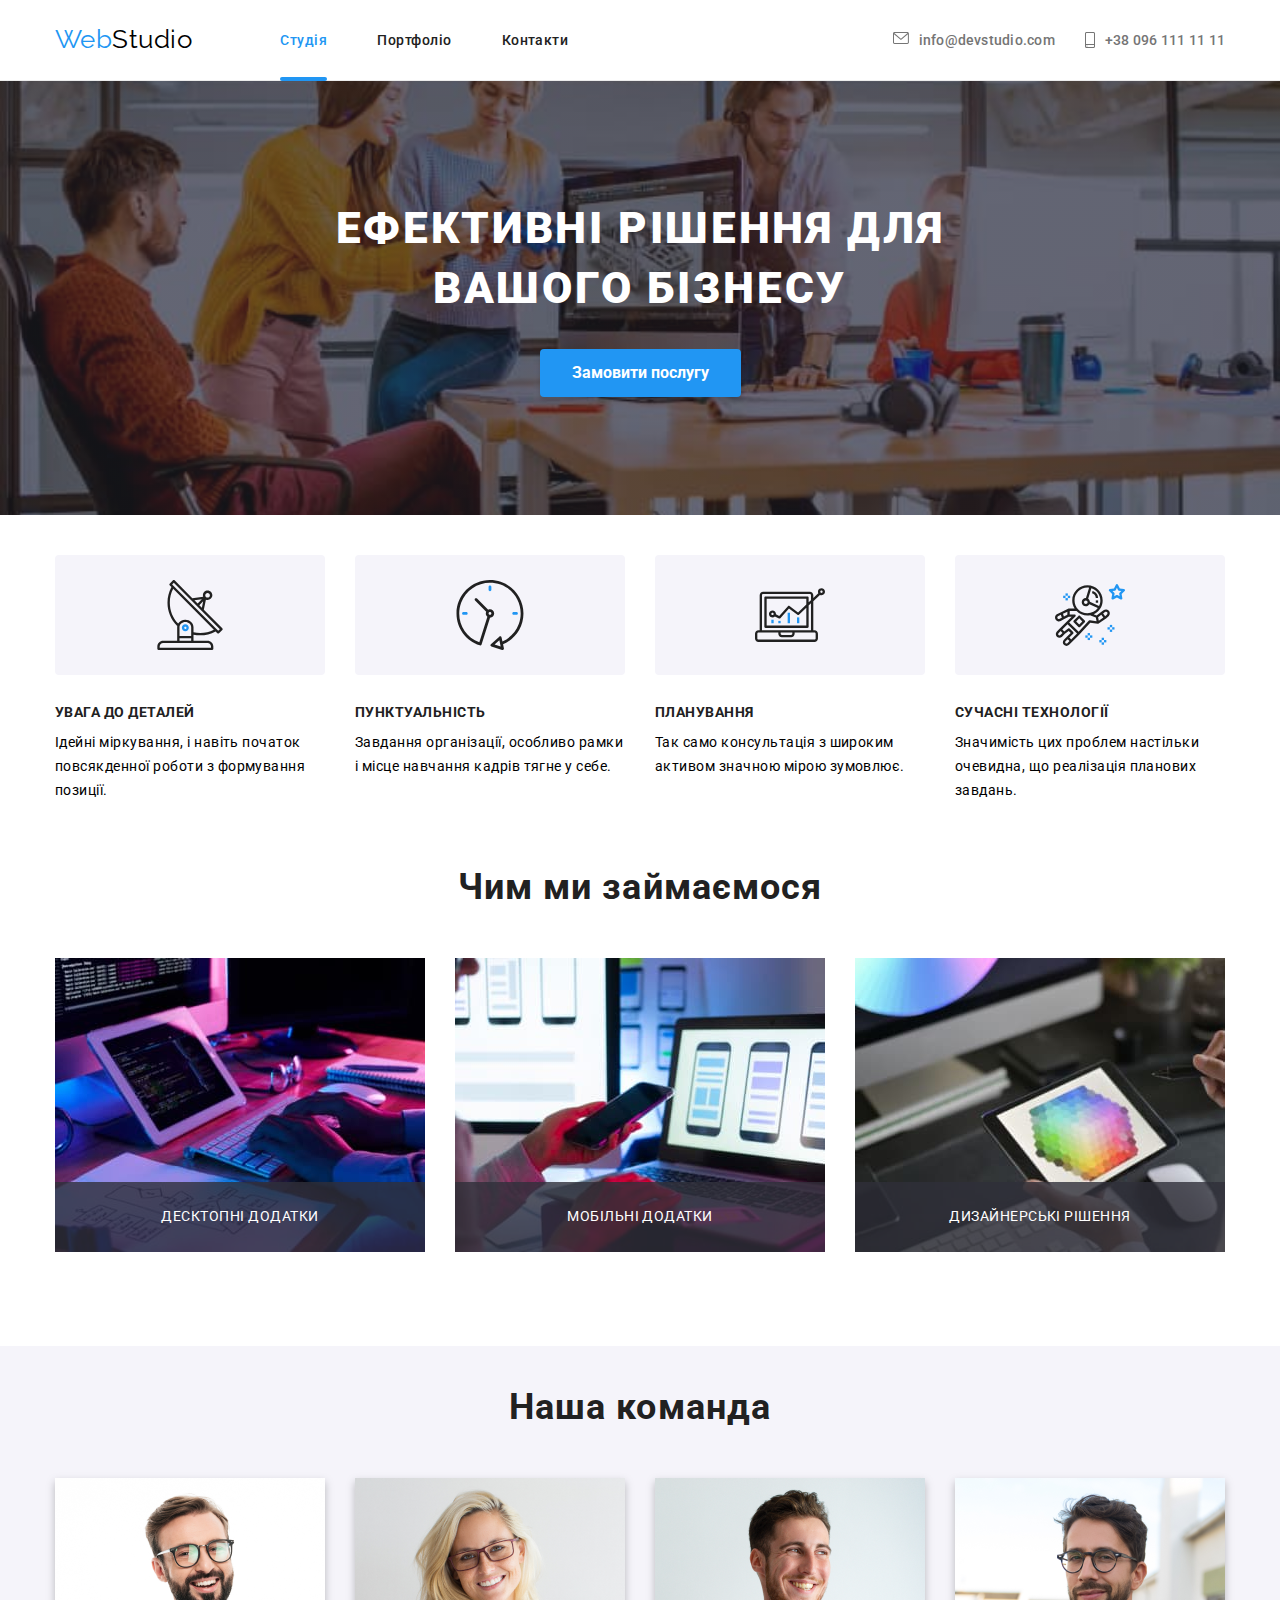
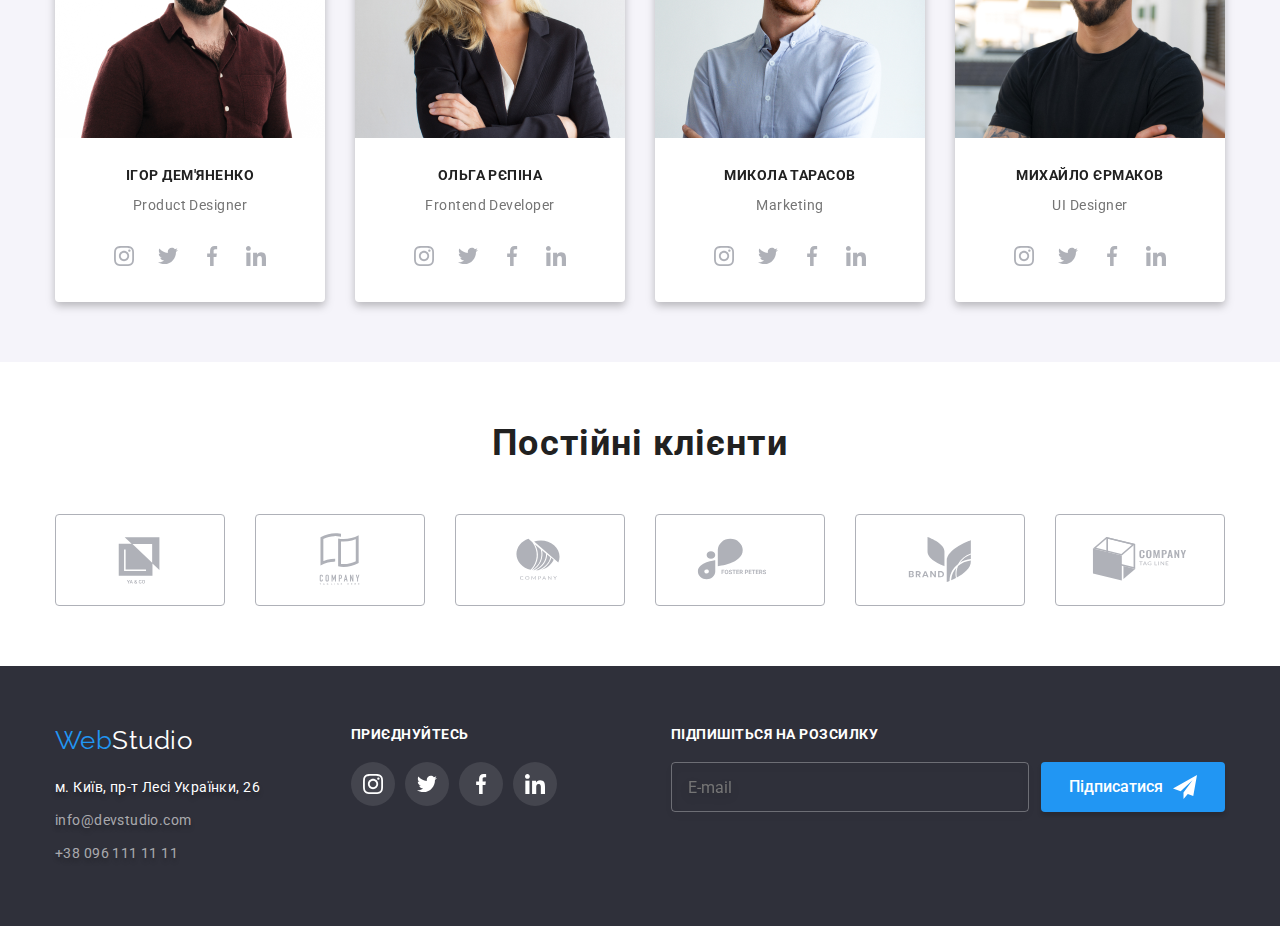
<file: index.html>
<!DOCTYPE html>
<html lang="en">
<head>
    <meta charset="UTF-8">
    <meta http-equiv="X-UA-Compatible" content="IE=edge">
    <meta name="viewport" content="width=device-width, initial-scale=1.0">
    <title>Document</title>
    <link href="https://fonts.googleapis.com/css2?family=Raleway:wght@700&family=Roboto:wght@400;500;700;900&display=swap" rel="stylesheet"/>
    <link rel="stylesheet" href="https://cdnjs.cloudflare.com/ajax/libs/modern-normalize/1.1.0/modern-normalize.min.css"/>
    <link rel="stylesheet" href="./css/main.css"/>
</head>
<body>
  <header class="page__header">
    <div class="container">
        <!-- nav -->
      <nav class="nav">      
        <a href="/index.html"class="logo"> <span class="logo__web">Web</span>Studio </a>
        <button  type="button" class="menu__button" aria-expanded="false" aria-controls="menu-container" data-menu-button> 
          <svg width="40" height="40" aria-label="перемикач мобільного меню">
            <use class="icon__close" href="./images/symbol.svg#icon-close"></use>
            <use class="icon__menu" href="./images/symbol.svg#icon-menu"></use>
          </svg>
        </button>
        <div class="nav__container" id="nav__container" data-menu>
          <ul class="mobile__nav">
            <li class="mobile__nav-element"><a href="index.html" class="mobile__nav-link link">Студія</a></li>
            <li class="mobile__nav-element"><a href="portfolio.html" class="mobile__nav-link link">Портфоліо</a></li>
            <li class="mobile__nav-element"><a href="" class="mobile__nav-link link">Котакти</a></li>
          </ul>
          <ul class="mobile__contact">
            <li class="mobile__nav-element mobile__link-phone "><a href="tel:+380961111111" class="link"></a>+38 096 111 11 11</li>
            <li class="mobile__nav-element"><a href="mailto:info@devstudio.com" class="mobile__link-mail link">info@devstudio.com</a></li>
          </ul>
          <ul class="mobile__social">
            <li class="mobile__social_element"><a href="" class="mobile__social-link" ></a>Instagram</li>
            <li class="mobile__social_element"><a href="" class="mobile__social-link"></a>Twitter</li>
            <li class="mobile__social_element"><a href="" class="mobile__social-link"></a>Facebook</li>
            <li class="mobile__social_element"><a href="" class="mobile__social-link"></a>LinkedIn</li>
          </ul>
        </div>
        <ul class="nav__list-link">
          <li class="nav__element"><a href="index.html"class="link current ">Студія</a></li>
          <li class="nav__element"><a href="portfolio.html" class="link ">Портфоліо</a></li>
          <li class="nav__element" ><a href=""class="link">Контакти</a></li>
        </ul> 
        <ul class="nav__list-contact" >
          <li class="nav__contact">
            <a href="mailto:info@devstudio.com"class="link"> <svg class="nav__icon" height="12" width="16" >
              <use href="./images/symbol.svg#icon-envelope"></use>
              </svg>info@devstudio.com</a>
          </li>
          <li class="nav__contact">
            <a href="tel:+380961111111"class="link"><svg class="nav__icon" height="16" width="10" >
            <use href="./images/symbol.svg#icon-smartphone"></use> 
            </svg>+38 096 111 11 11</a>
          </li>
        </ul>
      </nav >
    </div>
  </header>
     <!----hero---->
  <main>
    <section class="hero ">
      <div class="container" >
        <h1 class="hero__title">Ефективні рішення для <br>  вашого бізнесу</h1>
        <button type="button" class="button" data-modal-open>Замовити послугу</button>
      </div>
    </section>
   <!-- advanteres -->
    <section class="advanteges">
      <div class="container">
        <ul class="advanteges__list">
            <li class="advanteges__element">
                <div class="advanteges__box">
                    <svg height="70" >
                        <use href="./images/symbol.svg#icon-antenna"></use>
                    </svg>
                </div>
                <h3 class="advanteges__title">УВАГА ДО ДЕТАЛЕЙ</h3>
                <p class="advanteges__text">Ідейні міркування, і навіть початок повсякденної роботи з формування позиції.</p>
            </li>
            <li class="advanteges__element">            
                <div class="advanteges__box">
                <svg height="70" >
                    <use href="./images/symbol.svg#icon-clock"></use>
                </svg>
            </div>
            <h3  class="advanteges__title">ПУНКТУАЛЬНІСТЬ</h3>
            <p  class="advanteges__text">Завдання організації, особливо рамки і місце навчання кадрів тягне у себе.</p>
        </li>
            <li class="advanteges__element">          
                <div class="advanteges__box">
                <svg height="70" >
                    <use href="./images/symbol.svg#icon-diagram"></use>
                </svg>
            </div>
            <h3 class="advanteges__title">ПЛАНУВАННЯ</h3>
            <p class="advanteges__text">Так само консультація з широким активом значною мірою зумовлює.</p>
        </li>
            <li class="advanteges__element">            
                <div class="advanteges__box">
                <svg height="70" >
                    <use href="./images/symbol.svg#icon-astronaut"></use>
                </svg>
            </div>
            <h3 class="advanteges__title">СУЧАСНІ ТЕХНОЛОГІЇ</h3>
            <p class="advanteges__text">Значимість цих проблем настільки очевидна, що реалізація планових завдань.</p>
        </li>
        </ul>
      </div>
    </section>
    <!--work-->
    <section class="work" >
      <div class="container">
        <h2 class="title">Чим ми займаємося</h2>
        <ul class="work__list">  
          <li class="work__element">
            <img src="./images/notebook.jpg" alt="notebook" width="370"/>
            <p class="work__text">Десктопні додатки</p>
          </li>
          <li  class="work__element">
            <img src="./images/phone.jpg" alt="phone" width="370"/>
            <p class="work__text">Мобільні додатки</p>
          </li>
          <li class="work__element">
            <img src="./images/tablet.jpg" alt="tablet" width="370"/>
            <p class="work__text">Дизайнерські рішення</p>
          </li>
        </ul>
      </div>
    </section>   
  <!-- -----team---- -->
    <section class="team">
      <h2 class="title">Наша команда</h2>
      <div class="container">
        <ul class="team__list">
            <li class="team__element">
              <div class="team__box">
                <picture>
                  <source
                    srcset="./images/img1x.mobile.png 1x, ./images/img2x.mobile.png 2x"
                    media="(max-width: 767px)"
                  />
                  <source
                    srcset="./images/img1x.tablet.png 1x, ./images/img2x.tablet.png 2x"
                    media="(min-width: 768px) and (max-width: 1199px)"
                  />
                  <source
                    srcset="./images/img1x.desktop.png 1x, ./images/img2x.desktop.png 2x"
                    media="(min-width: 1200px)"
                  />
                  <img
                    src="./images/img1x.mobile.png"
                    alt="employee"
                  />
                </picture>
                  <h3 class="team__title">Ігор Дем'яненко</h3>
                  <p class="team__text">Product Designer</p>
                  <ul class="social__list ">
                      <li class="social__item">
                      <a href="" class="social__link">
                          <svg class="social__icon" width="20" height="20">
                          <use href="./images/symbol.svg#icon-instagram"></use>
                          </svg>
                        </a>
                      </li>
                      <li class="social__item">
                        <a href="" class="social__link">
                          <svg class="social__icon" width="20" height="20">
                            <use href="./images/symbol.svg#icon-twitter"></use>
                          </svg>
                        </a>
                      </li>
                      <li class="social__item">
                        <a href="" class="social__link">
                          <svg class="social__icon" width="20" height="20">
                            <use href="./images/symbol.svg#icon-facebook"></use>
                          </svg>
                        </a>
                      </li>
                      <li class="social__item">
                        <a href="" class="social__link">
                          <svg class="social__icon" width="20" height="20">
                            <use href="./images/symbol.svg#icon-linkedin"></use>
                            </svg>
                        </a>
                      </li>
                    </ul>  
              </div>
            </li>
            <li class="team__element">
              <div class="team__box">
                <picture>
                  <source
                    srcset="./images/img.x1.pho.png 1x, ./images/img.x2.pho.png 2x"
                    media="(max-width: 767px)"
                  />
                  <source
                    srcset="./images/img.x1.tab.png 1x, ./images/img.x2.tab.png 2x"
                    media="(min-width: 768px) and (max-width: 1199px)"
                  />
                  <source
                    srcset="./images/img.x1.des.png 1x, ./images/img.x2.des.png 2x"
                    media="(min-width: 1200px)"
                  />
                  <img
                    src="./images/img.x1.pho.png"
                    alt="employee"
                  />
                </picture>
                <h3 class="team__title">Ольга Рєпіна</h3>
                <p class="team__text">Frontend Developer</p>
                <ul class="social__list ">
                    <li class="social__item">
                    <a href="" class="social__link">
                        <svg class="social__icon" width="20" height="20">
                        <use href="./images/symbol.svg#icon-instagram"></use>
                        </svg>
                      </a>
                    </li>
                    <li class="social__item">
                      <a href="" class="social__link">
                        <svg class="social__icon" width="20" height="20">
                          <use href="./images/symbol.svg#icon-twitter"></use>
                        </svg>
                      </a>
                    </li>
                    <li class="social__item">
                      <a href="" class="social__link">
                        <svg class="social__icon" width="20" height="20">
                          <use href="./images/symbol.svg#icon-facebook"></use>
                        </svg>
                      </a>
                    </li>
                    <li class="social__item">
                      <a href="" class="social__link">
                        <svg class="social__icon" width="20" height="20">
                          <use href="./images/symbol.svg#icon-linkedin"></use>
                          </svg>
                      </a>
                    </li>
                  </ul>  
            </div>
            <li class="team__element">
              <div class="team__box">
                <picture>
                  <source
                    srcset="./images/img.1x.ph.png 1x, ./images/img.2x.ph.png 2x"
                    media="(max-width: 767px)"
                  />
                  <source
                    srcset="./images/img.1x.t.png 1x, ./images/img.2x.t.png 2x"
                    media="(min-width: 768px) and (max-width: 1199px)"
                  />
                  <source
                    srcset="./images/img.1x.d.png 1x, ./images/img.2x.d.png 2x"
                    media="(min-width: 1200px)"
                  />
                  <img
                    src="./images/img.1x.ph.png"
                    alt="employee"
                  />
                </picture>
                    <h3 class="team__title">Микола Тарасов</h3>
                    <p class="team__text">Marketing</p>
                    <ul class="social__list ">
                        <li class="social__item">
                        <a href="" class="social__link">
                            <svg class="social__icon" width="20" height="20">
                            <use href="./images/symbol.svg#icon-instagram"></use>
                            </svg>
                          </a>
                        </li>
                        <li class="social__item">
                          <a href="" class="social__link">
                            <svg class="social__icon" width="20" height="20">
                              <use href="./images/symbol.svg#icon-twitter"></use>
                            </svg>
                          </a>
                        </li>
                        <li class="social__item">
                          <a href="" class="social__link">
                            <svg class="social__icon" width="20" height="20">
                              <use href="./images/symbol.svg#icon-facebook"></use>
                            </svg>
                          </a>
                        </li>
                        <li class="social__item">
                          <a href="" class="social__link">
                            <svg class="social__icon" width="20" height="20">
                              <use href="./images/symbol.svg#icon-linkedin"></use>
                              </svg>
                          </a>
                        </li>
                      </ul>  
                </div>
            </li>
            <li class="team__element">
              <div class="team__box">
                <picture>
                  <source
                    srcset="./images/img.1x.1.png 1x, ./images/img.2x.1.png 2x"
                    media="(max-width: 767px)"
                  />
                  <source
                    srcset="./images/img.1x.2.png 1x, ./images/img.2x.2.png 2x"
                    media="(min-width: 768px) and (max-width: 1199px)"
                  />
                  <source
                    srcset="./images/img.1x.3.png 1x, ./images/img.2x.3.png 2x"
                    media="(min-width: 1200px)"
                  />
                  <img
                    src="./images/img.1x.1.png"
                    alt="employee"
                  />
                </picture>
                <h3 class="team__title">Михайло Єрмаков</h3>
                <p class="team__text">UI Designer</p>
                <ul class="social__list ">
                    <li class="social__item">
                    <a href="" class="social__link">
                        <svg class="social__icon" width="20" height="20">
                        <use href="./images/symbol.svg#icon-instagram"></use>
                        </svg>
                      </a>
                    </li>
                    <li class="social__item">
                      <a href="" class="social__link">
                        <svg class="social__icon" width="20" height="20">
                          <use href="./images/symbol.svg#icon-twitter"></use>
                        </svg>
                      </a>
                    </li>
                    <li class="social__item">
                      <a href="" class="social__link">
                        <svg class="social__icon" width="20" height="20">
                          <use href="./images/symbol.svg#icon-facebook"></use>
                        </svg>
                      </a>
                    </li>
                    <li class="social__item">
                      <a href="" class="social__link">
                        <svg class="social__icon" width="20" height="20">
                          <use href="./images/symbol.svg#icon-linkedin"></use>
                          </svg>
                      </a>
                    </li>
                  </ul>  
            </div>
          </li>
        </ul>
      </div>
    </section>
        <!----------clients-------->
        <section class="clients">
          <div class="container">
            <h2 class="title">Постійні клієнти</h2>
              <ul class=" clients__list">
                <li  class="clients__item">
                  <a href=""class="clients__container" >
                    <svg class="clients__icon" width="106" height="60">
                      <use href="./images/symbol.svg#icon-Logo1"></use>
                      </svg>
                  </a>
                </li>
                <li class="clients__item" >
                  <a href="" class="clients__container">
                    <svg class="clients__icon" width="106" height="60">
                      <use href="./images/symbol.svg#icon-Logo2"></use>
                      </svg>
                  </a>
                </li>
                <li  class="clients__item">
                  <a href=""class="clients__container" >
                    <svg class="clients__icon" width="106" height="60">
                      <use href="./images/symbol.svg#icon-Logo3"></use>
                      </svg>
                  </a>
                </li>
                <li  class="clients__item" >
                  <a href=""class="clients__container" >
                    <svg class="clients__icon" width="106" height="60">
                      <use href="./images/symbol.svg#icon-Logo4"></use>
                      </svg>
                  </a>
                </li>
                <li  class="clients__item" >
                  <a href=""class="clients__container" >
                    <svg class="clients__icon" width="106" height="60">
                      <use href="./images/symbol.svg#icon-Logo5"></use>
                      </svg>
                  </a>
                </li>
                <li  class="clients__item" >
                  <a href=""class="clients__container">
                    <svg class="clients__icon" width="106" height="60">
                      <use href="./images/symbol.svg#icon-Logo6"></use>
                      </svg>
                  </a>
                </li>
              </ul>
          </div>
        </section>
      </main>
      <!-----------footer---------->
      <footer class="footer " >
        <div class="container footer__box" >
            <div class="footer__blok">
                  <a href="/index.html"class="footer__logo"> <span class="logo__web">Web</span><span>Studio</span> </a>
                  <address>
                    <ul class="footer__nav" >
                      <li class="footer__nav-element">м. Київ, пр-т Лесі Українки, 26</li>
                      <li class="footer__nav-element"><a href="mailto:info@devstudio.com"class="footer__link">info@devstudio.com</a></li>
                      <li class="footer__nav-element"><a href="tel:+380961111111"class="footer__link"> +38 096 111 11 11</a></li>
                    </ul>
                  </address>
            </div>
            <!-- follow -->
            <div class="footer__blok">
              <h4 class="footer__title">Приєднуйтесь</h4>
              <ul class="follow__list ">
                <li class="follow__item">
                  <a href="" class="follow__item-link">
                      <svg class="follow__item-icon">
                      <use href="./images/symbol.svg#icon-instagram"></use>
                      </svg>
                  </a>
                <li class="follow__item">
                  <a href="" class="follow__item-link">
                    <svg class="follow__item-icon" >
                      <use href="./images/symbol.svg#icon-twitter"></use>
                    </svg>
                  </a>
                </li>
                <li class="follow__item">
                  <a href="" class="follow__item-link">
                    <svg class="follow__item-icon" >
                      <use href="./images/symbol.svg#icon-facebook"></use>
                    </svg>
                  </a>
                </li>
                <li class="follow__item">
                  <a href="" class="follow__item-link">
                    <svg class="follow__item-icon" >
                      <use href="./images/symbol.svg#icon-linkedin"></use>
                      </svg>
                  </a>
                </li>
              </ul>
            </div> 

          <!-- join -->
          <div class="footer__blok">
            <h4 class="footer__title">Підпишіться на розсилку</h4>
            <div class="join">
            <label class="join__lable" for="email"></label>
            <input
            class="join__input"
            placeholder="E-mail"
            type="email"
            name="user-name"
            required
            id="email"
            />
            <!-- footer batton -->
            <button type="button" class="footer__button">Підписатися 
              <svg class="footer__button-icon" width="24px" height="24px">
                <use href="./images/symbol.svg#icon-send"></use>
              </svg>
            </button>
          </div>
          </div>
        </div>
    </footer>
<!------------MODAL----------->
  <div class="backdrop is-hidden"data-modal>
    <div class="modal">
      <button type="button" class="modal__button-close" data-modal-close>X</button>
      <p class="modal__title">Залиште свої дані, ми вам передзвонимо</p>
      <form>
        <div class="modal__container">
          <label class="modal__container-lable" for="user-name">Iм'я</label>
          <div>
            <input
            type="text" 
            class="modal__input"
            name="user-name"
            required
            id="user-name"
            />
              <svg class="modal__icon" height="18" width="18"> 
                <use href="./images/symbol.svg#icon-person-black"></use>
              </svg>
          </div>
        </div>
        <div class="modal__container">
          <label class="modal__container-lable" for="tel">Телефон</label>
          <input type="tel"
          name="tel"
          class="modal__input"
          required
          id="tel"
          />
            <svg class="modal__icon" height="18" width="18"> 
              <use href="./images/symbol.svg#icon-phone-black"></use>
            </svg>
        </div>
      
        <div class="modal__container">
          <label class="modal__container-lable" for="email">Пошта</label>
          <input type="email"
          name="email"
          class="modal__input"
          required
          id="email"
          />
            <svg class="modal__icon" height="18" width="18"> 
              <use href="./images/symbol.svg#icon-email-black"></use>
            </svg>
        </div>

        <div class="modal__container">
          <label class="modal__container-lable" for="comment">Коментар</label>
          <textarea name="comment" id="comment" placeholder="Введіть текст" class="modal__text"></textarea>
        </div>

        <div class="modal__container">
            <input type="checkbox"
            name="policy"
            class="modal__container-check visually-hidden "
            id="policy"
            />
            <label class="modal__container-text" for="policy">
              <span>
                <svg class="check__icon" height="16" width="15"> 
                  <use href="./images/symbol.svg#icon-check-point"></use>
                </svg>
              </span>
              Погоджуюся з розсилкою та приймаю   <a href=""class="modal__container-policy">Умови договору</a> </label>
        </div>
        <button type="submit" class="modal__button">Відправити</button>
      </form>  
    </div>
  </div>
  <script src="./js/modal.js"></script>
  <script src="./js/menu.js"></script>
</body>
</html>
</file>
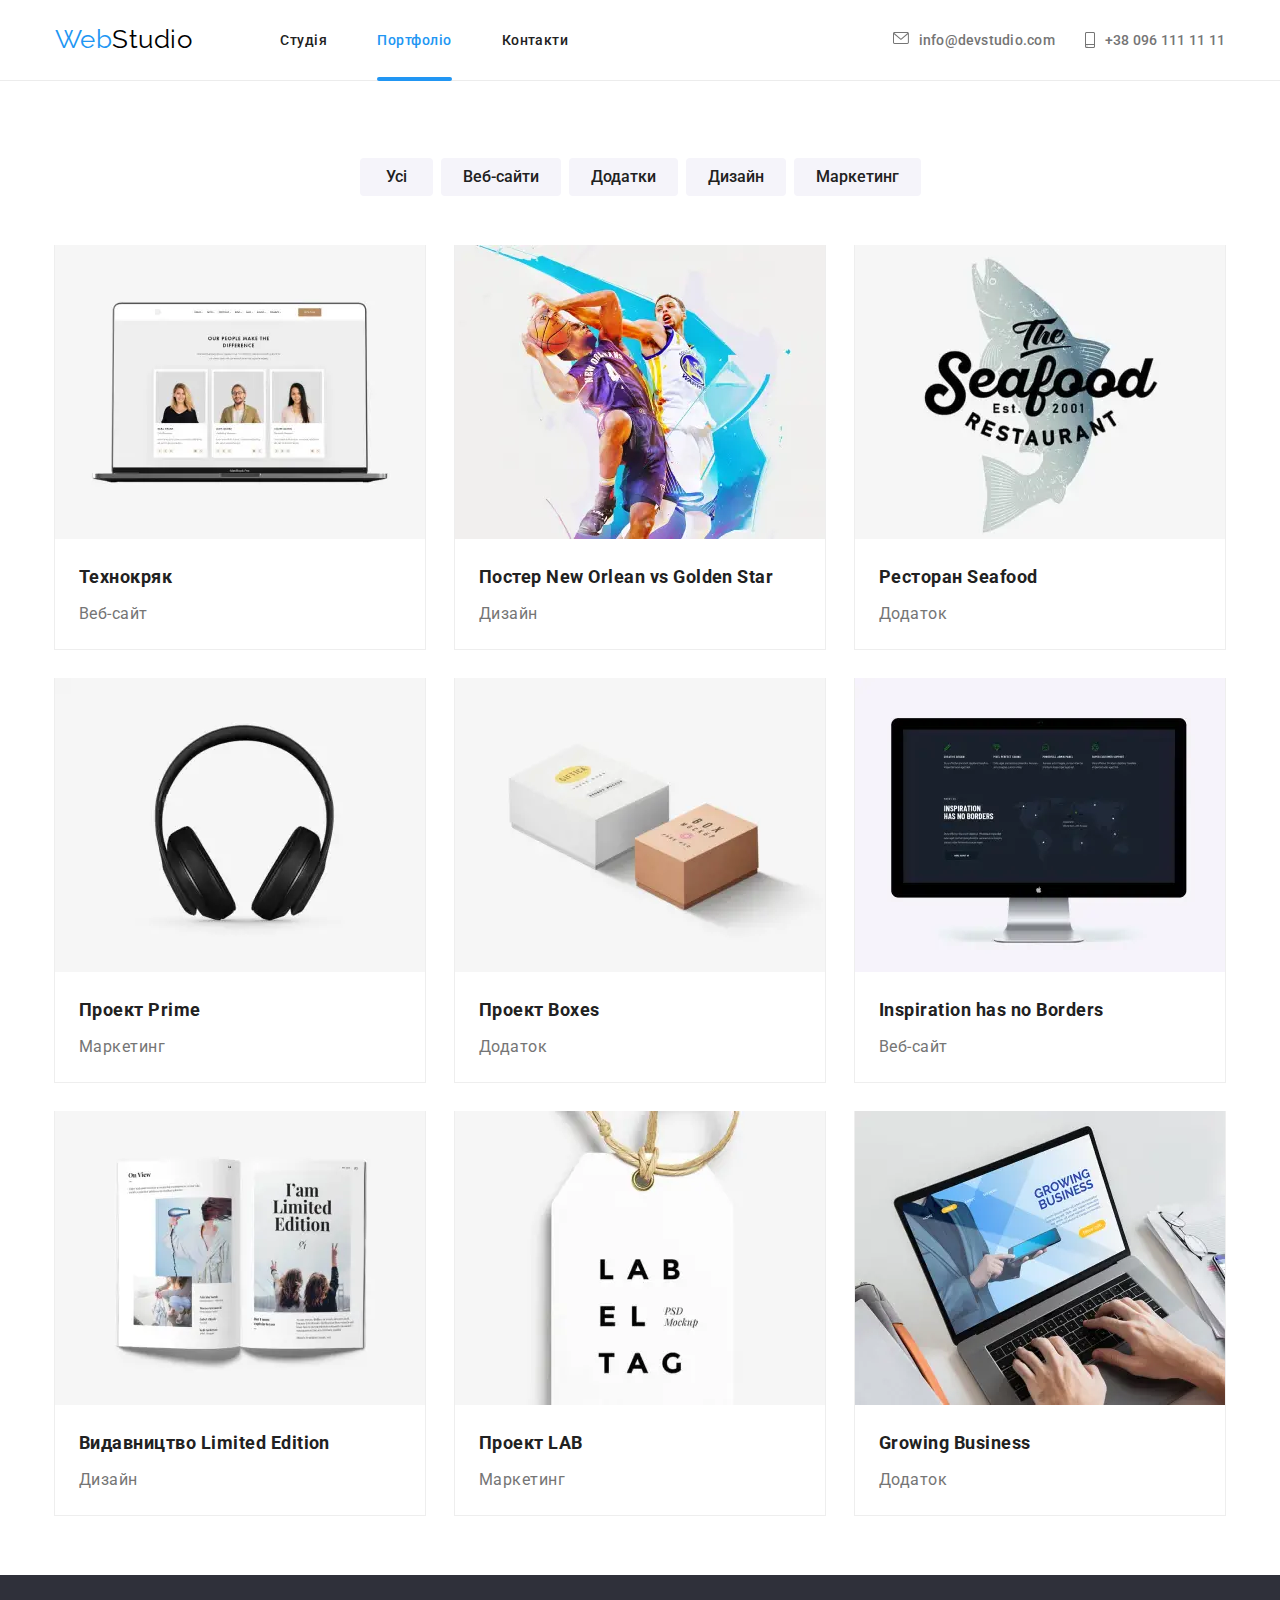
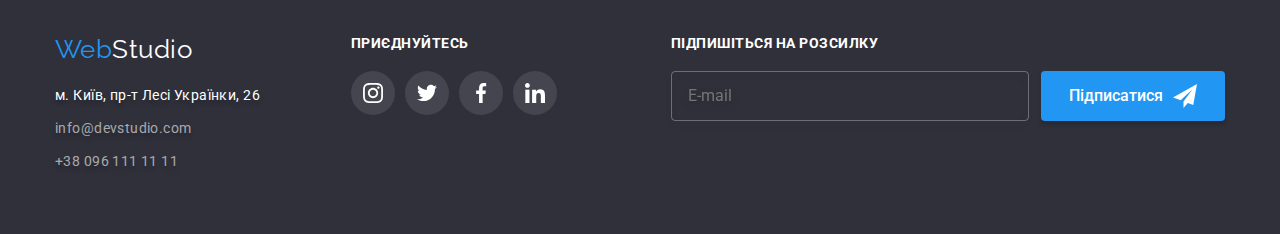
<file: portfolio.html>
<!DOCTYPE html>
<html lang="en">
<head>
    <meta charset="UTF-8">
    <meta http-equiv="X-UA-Compatible" content="IE=edge">
    <meta name="viewport" content="width=device-width, initial-scale=1.0">
    <title>Portfolio</title>
    <link href="https://fonts.googleapis.com/css2?family=Raleway:wght@700&family=Roboto:wght@400;500;700;900&display=swap" rel="stylesheet"/>
    <link rel="stylesheet" href="https://cdnjs.cloudflare.com/ajax/libs/modern-normalize/1.1.0/modern-normalize.min.css"/>
    <link rel="stylesheet" href="./css/main.css"/>
</head>
<body>
    <header class="page__header">
        <div class="container">
        <!-- nav -->
       <nav class="nav">      
        <a href="/index.html"class="logo"> <span class="logo__web">Web</span>Studio </a>
        <button  type="button" class="menu__button" aria-expanded="false" aria-controls="menu-container" data-menu-button> 
          <svg width="40" height="40" aria-label="перемикач мобільного меню">
            <use class="icon__close" href="./images/symbol.svg#icon-close"></use>
            <use class="icon__menu" href="./images/symbol.svg#icon-menu"></use>
          </svg>
        </button>
        <div class="nav__container" id="nav__container" data-menu>
          <ul class="mobile__nav">
            <li class="mobile__nav-element"><a href="index.html" class="mobile__nav-link link">Студія</a></li>
            <li class="mobile__nav-element"><a href="portfolio.html" class="mobile__nav-link link">Портфоліо</a></li>
            <li class="mobile__nav-element"><a href="" class="mobile__nav-link link">Котакти</a></li>
          </ul>
          <ul class="mobile__contact">
            <li class="mobile__nav-element mobile__link-phone "><a href="tel:+380961111111" class="link"></a>+38 096 111 11 11</li>
            <li class="mobile__nav-element"><a href="mailto:info@devstudio.com" class="mobile__link-mail link">info@devstudio.com</a></li>
          </ul>
          <ul class="mobile__social">
            <li class="mobile__social_element"><a href="" class="mobile__social-link" ></a>Instagram</li>
            <li class="mobile__social_element"><a href="" class="mobile__social-link"></a>Twitter</li>
            <li class="mobile__social_element"><a href="" class="mobile__social-link"></a>Facebook</li>
            <li class="mobile__social_element"><a href="" class="mobile__social-link"></a>LinkedIn</li>
          </ul>
        </div>
        <ul class="nav__list-link">
          <li class="nav__element"><a href="index.html"class="link">Студія</a></li>
          <li class="nav__element"><a href="portfolio.html" class="link current ">Портфоліо</a></li>
          <li class="nav__element" ><a href=""class="link">Контакти</a></li>
        </ul> 
        <ul class="nav__list-contact" >
          <li class="nav__contact">
            <a href="mailto:info@devstudio.com"class="link"> <svg class="nav__icon" height="12" width="16" >
              <use href="./images/symbol.svg#icon-envelope"></use>
              </svg>info@devstudio.com</a>
          </li>
          <li class="nav__contact">
            <a href="tel:+380961111111"class="link"><svg class="nav__icon" height="16" width="10" >
            <use href="./images/symbol.svg#icon-smartphone"></use> 
            </svg>+38 096 111 11 11</a>
          </li>
        </ul>
      </nav >
        </div>
    </header>
    <main>
        <section class="product">
            <div class="container">
                <h1 class="invisible__title">Зображення</h1>
                <ul class="filter__list">
                    <li class="filter__list-element"><button type="button" class="button__white">Усі</button></li>
                    <li class="filter__list-element"><button type="button"class="button__white">Веб-сайти</button></li>
                    <li class="filter__list-element"><button type="button"class="button__white">Додатки</button></li>
                    <li class="filter__list-element"><button type="button"class="button__white">Дизайн</button></li>
                    <li class="filter__list-element" ><button type="button"class="button__white">Маркетинг</button></li>
                </ul>
            
                <ul class="product__list"> 
                    <li  class="product__element">
                        <div class="product__container">
                            <picture>
                                <source
                                  srcset="
                                    ./images/portfolio/features-mobile/image1.webp 1x,
                                    ./images/portfolio/features-mobile/image1@2x.webp 2x"
                                  media="(max-width: 767px)"
                                />
                                <source
                                  srcset="
                                    ./images/portfolio/features-tablet/image1.webp 1x,
                                    ./images/portfolio/features-tablet/image1@2x.webp 2x"
                                  media="(min-width: 768px) and (max-width: 1199px)"
                                />
                                <source
                                  srcset="
                                    ./images/portfolio/features-desktop/image1.webp 1x,
                                    ./images/portfolio/features-desktop/image1@2x.webp 2x"
                                  media="(min-width: 1200px)"
                                />
                                <img
                                  src="./images/portfolio/features-mobile/image1.jpg"
                                  alt="Website model"
                                />
                              </picture>
                                <p class="product__text"> 
                                    Ресурс пропонує комплексні пропозиції з різним рівнем функціоналу та сервісів. Все це дозволить відвідувачу отримати вичерпні відомості про компанію чи приватну особу.
                                </p>
                        </div>
                        <div class="product__description">
                            <h3 class="product__description-title" >Технокряк</h2>
                            <p class="product__description-text">Веб-сайт</p>
                        </div>
                    </li>                                
                    <li  class="product__element" > 
                        <div class="product__container">
                            <picture>
                                <source
                                  srcset="
                                    ./images/portfolio/features-mobile/image2.webp 1x,
                                    ./images/portfolio/features-mobile/image2@2x.webp 2x"
                                  media="(max-width: 767px)"
                                />
                                <source
                                  srcset="
                                    ./images/portfolio/features-tablet/image2.webp 1x,
                                    ./images/portfolio/features-tablet/image2@2x.webp 2x"
                                  media="(min-width: 768px) and (max-width: 1199px)"
                                />
                                <source
                                  srcset="
                                    ./images/portfolio/features-desktop/image2.webp 1x,
                                    ./images/portfolio/features-desktop/image2@2x.webp 2x"
                                  media="(min-width: 1200px)"
                                />
                                <img
                                  src="./images/portfolio/features-mobile/image2.jpg"
                                  alt="Poster model"
                                />
                              </picture>
                            <p class="product__text">
                                Ресурс пропонує комплексні пропозиції з різним рівнем функціоналу та сервісів. Все це дозволить відвідувачу отримати вичерпні відомості про компанію чи приватну особу.
                            </p>
                        </div>
                            <div class="product__description">
                                <h3 class="product__description-title">Постер New Orlean vs Golden Star</h2>
                                <p class="product__description-text">Дизайн</p>
                            </div>
                    </li> 
                    <li  class="product__element">
                        <div class="product__container">
                            <picture>
                                <source
                                  srcset="
                                    ./images/portfolio/features-mobile/image3.webp 1x,
                                    ./images/portfolio/features-mobile/image3@2x.webp 2x"
                                  media="(max-width: 767px)"
                                />
                                <source
                                  srcset="
                                    ./images/portfolio/features-tablet/image3.webp 1x,
                                    ./images/portfolio/features-tablet/image3@2x.webp 2x"
                                  media="(min-width: 768px) and (max-width: 1199px)"
                                />
                                <source
                                  srcset="
                                  ./images/portfolio/features-desktop/image3.webp 1x,
                                  ./images/portfolio/features-desktop/image3@2x.webp 2x"
                                  media="(min-width: 1200px)"
                                />
                                <img
                                  src="./images/portfolio/features-mobile/image3.jpg"
                                  alt="App model"
                                />
                            </picture>
                            <p class="product__text"> 
                                Ресурс пропонує комплексні пропозиції з різним рівнем функціоналу та сервісів. Все це дозволить відвідувачу отримати вичерпні відомості про компанію чи приватну особу.
                            </p>
                        </div>
                        <div class="product__description">
                            <h3 class="product__description-title">Ресторан Seafood</h2>
                            <p class="product__description-text">Додаток</p>
                        </div>                        
                    </li>
                    <li class="product__element"> 
                        <div class="product__container">
                            <picture>
                                <source
                                  srcset="
                                    ./images/portfolio/features-mobile/image4.webp 1x,
                                    ./images/portfolio/features-mobile/image4@2x.webp 2x"
                                  media="(max-width: 767px)"
                                />
                                <source
                                  srcset="
                                    ./images/portfolio/features-tablet/image4.webp 1x,
                                    ./images/portfolio/features-tablet/image4@2x.webp 2x"
                                  media="(min-width: 768px) and (max-width: 1199px)"
                                />
                                <source
                                  srcset="
                                    ./images/portfolio/features-desktop/image4.webp 1x,
                                    ./images/portfolio/features-desktop/image4@2x.webp 2x"
                                  media="(min-width: 1200px)"
                                />
                                <img
                                  src="./images/portfolio/features-mobile/image4.jpg"
                                  alt="Prime model"
                                />
                            </picture>
                            <p class="product__text">
                                Ресурс пропонує комплексні пропозиції з різним рівнем функціоналу та сервісів. Все це дозволить відвідувачу отримати вичерпні відомості про компанію чи приватну особу.
                            </p>
                        </div>
                        <div class="product__description">
                            <h3 class="product__description-title">Проект Prime</h2>
                            <p class="product__description-text">Маркетинг</p>
                        </div>
                    </li>
                    <li  class="product__element"> 
                        <div class="product__container">
                            <picture>
                                <source
                                  srcset="
                                    ./images/portfolio/features-mobile/image5.webp 1x,
                                    ./images/portfolio/features-mobile/image5@2x.webp 2x"
                                  media="(max-width: 767px)"
                                />
                                <source
                                  srcset="
                                    ./images/portfolio/features-tablet/image5.webp 1x,
                                    ./images/portfolio/features-tablet/image5@2x.webp 2x"
                                  media="(min-width: 768px) and (max-width: 1199px)"
                                />
                                <source
                                  srcset="
                                    ./images/portfolio/features-desktop/image5.webp 1x,
                                    ./images/portfolio/features-desktop/image5@2x.webp 2x"
                                  media="(min-width: 1200px)"
                                />
                                <img
                                  src="./images/portfolio/features-mobile/image5.webp 1x,"
                                  alt="App model"
                                />
                            </picture>
                            <p class="product__text"> 
                                Ресурс пропонує комплексні пропозиції з різним рівнем функціоналу та сервісів. Все це дозволить відвідувачу отримати вичерпні відомості про компанію чи приватну особу.
                            </p>
                        </div>
                        <div class="product__description">
                            <h3 class="product__description-title">Проект Boxes</h2>
                            <p class="product__description-text">Додаток</p>
                        </div>
                    </li>
                    <li  class="product__element"> 
                        <div class="product__container">
                            <picture>
                                <source
                                  srcset="
                                    ./images/portfolio/features-mobile/image6.webp 1x,
                                    ./images/portfolio/features-mobile/image6@2x.webp 2x"
                                  media="(max-width: 767px)"
                                />
                                <source
                                  srcset="
                                    ./images/portfolio/features-tablet/image6.webp 1x,
                                    ./images/portfolio/features-tablet/image6@2x.webp 2x"
                                  media="(min-width: 768px) and (max-width: 1199px)"
                                />
                                <source
                                  srcset="
                                    ./images/portfolio/features-desktop/image6.webp 1x,
                                    ./images/portfolio/features-desktop/image6@2x.webp 2x"
                                  media="(min-width: 1200px)"
                                />
                                <img
                                  src="./images/portfolio/features-mobile/image6.jpg"
                                  alt="Website model"
                                />
                            </picture>
                            <p class="product__text"> 
                                Ресурс пропонує комплексні пропозиції з різним рівнем функціоналу та сервісів. Все це дозволить відвідувачу отримати вичерпні відомості про компанію чи приватну особу.
                            </p>
                        </div>
                        <div class="product__description">
                            <h3 class="product__description-title">Inspiration has no Borders</h2>
                            <p class="product__description-text">Веб-сайт</p>
                        </div>
                    </li>
                    <li  class="product__element">
                        <div class="product__container">
                            <picture>
                                <source
                                  srcset="
                                    ./images/portfolio/features-mobile/image7.webp 1x,
                                    ./images/portfolio/features-mobile/image7@2x.webp 2x"
                                  media="(max-width: 767px)"
                                />
                                <source
                                  srcset="
                                    ./images/portfolio/features-tablet/image7.webp 1x,
                                    ./images/portfolio/features-tablet/image7@2x.webp 2x"
                                  media="(min-width: 768px) and (max-width: 1199px)"
                                />
                                <source
                                  srcset="
                                    ./images/portfolio/features-desktop/image7.webp 1x,
                                    ./images/portfolio/features-desktop/image7@2x.webp 2x"
                                  media="(min-width: 1200px)"
                                />
                                <img
                                  src="./images/portfolio/features-mobile/image7.jpg"
                                  alt="Limited Edition model"
                                />
                            </picture>
                            <p class="product__text"> 
                                Ресурс пропонує комплексні пропозиції з різним рівнем функціоналу та сервісів. Все це дозволить відвідувачу отримати вичерпні відомості про компанію чи приватну особу.
                            </p>
                        </div> 
                        <div class="product__description">
                            <h3 class="product__description-title">Видавництво Limited Edition</h2>
                            <p class="product__description-text">Дизайн</p>
                        </div>
                    </li>
                    <li  class="product__element"> 
                        <div class="product__container">
                            <picture>
                                <source
                                  srcset="
                                    ./images/portfolio/features-mobile/image8.webp 1x,
                                    ./images/portfolio/features-mobile/image8@2x.webp 2x"
                                  media="(max-width: 767px)"
                                />
                                <source
                                  srcset="
                                    ./images/portfolio/features-tablet/image8.webp 1x,
                                    ./images/portfolio/features-tablet/image8@2x.webp 2x"
                                  media="(min-width: 768px) and (max-width: 1199px)"
                                />
                                <source
                                  srcset="
                                    ./images/portfolio/features-desktop/image8.webp 1x,
                                    ./images/portfolio/features-desktop/image8@2x.webp 2x"
                                  media="(min-width: 1200px)"
                                />
                                <img
                                  src="./images/portfolio/features-mobile/image8.jpg"
                                  alt="App model"
                                />
                            </picture>
                            <p class="product__text"> 
                                Ресурс пропонує комплексні пропозиції з різним рівнем функціоналу та сервісів. Все це дозволить відвідувачу отримати вичерпні відомості про компанію чи приватну особу.
                            </p>
                        </div>
                        <div class="product__description">
                            <h3 class="product__description-title">Проект LAB</h2>
                            <p class="product__description-text">Маркетинг</p>
                        </div>
                    </li>
                    <li  class="product__element">
                        <div class="product__container">
                            <picture>
                                <source
                                  srcset="
                                    ./images/portfolio/features-mobile/image9.webp 1x,
                                    ./images/portfolio/features-mobile/image9@2x.webp 2x"
                                  media="(max-width: 767px)"
                                />
                                <source
                                  srcset="
                                    ./images/portfolio/features-tablet/image9.webp 1x,
                                    ./images/portfolio/features-tablet/image9@2x.webp 2x"
                                  media="(min-width: 768px) and (max-width: 1199px)"
                                />
                                <source
                                  srcset="
                                    ./images/portfolio/features-desktop/image9.webp 1x,
                                    ./images/portfolio/features-desktop/image9@2x.webp 2x"
                                  media="(min-width: 1200px)"
                                />
                                <img
                                  src="./images/portfolio/features-mobile/image9.jpg"
                                  alt="App model"
                                />
                            </picture>
                            <p class="product__text">
                                Ресурс пропонує комплексні пропозиції з різним рівнем функціоналу та сервісів. Все це дозволить відвідувачу отримати вичерпні відомості про компанію чи приватну особу.
                            </p>
                        </div>
                        <div class="product__description">
                            <h3 class="product__description-title">Growing Business</h2>
                            <p class="product__description-text">Додаток</p>
                        </div>
                    </li>
                </ul>              
            </div>
        </section>  
<!-----------footer---------->
        <footer class="footer " >
            <div class="container footer__box" >
                <div class="footer__blok">
                    <a href="/index.html"class="footer__logo"> <span class="logo__web">Web</span><span>Studio</span> </a>
                    <address>
                        <ul class="footer__nav" >
                        <li class="footer__nav-element">м. Київ, пр-т Лесі Українки, 26</li>
                        <li class="footer__nav-element"><a href="mailto:info@devstudio.com"class="footer__link">info@devstudio.com</a></li>
                        <li class="footer__nav-element"><a href="tel:+380961111111"class="footer__link"> +38 096 111 11 11</a></li>
                        </ul>
                    </address>
                </div>
                <!-- follow -->
                <div class="footer__blok">
                <h4 class="footer__title">Приєднуйтесь</h4>
                <ul class="follow__list ">
                    <li class="follow__item">
                    <a href="" class="follow__item-link">
                        <svg class="follow__item-icon">
                        <use href="./images/symbol.svg#icon-instagram"></use>
                        </svg>
                    </a>
                    <li class="follow__item">
                    <a href="" class="follow__item-link">
                        <svg class="follow__item-icon" >
                        <use href="./images/symbol.svg#icon-twitter"></use>
                        </svg>
                    </a>
                    </li>
                    <li class="follow__item">
                    <a href="" class="follow__item-link">
                        <svg class="follow__item-icon" >
                        <use href="./images/symbol.svg#icon-facebook"></use>
                        </svg>
                    </a>
                    </li>
                    <li class="follow__item">
                    <a href="" class="follow__item-link">
                        <svg class="follow__item-icon" >
                        <use href="./images/symbol.svg#icon-linkedin"></use>
                        </svg>
                    </a>
                    </li>
                </ul>
                </div> 
            <!-- join -->
            <div class="footer__blok">
                <h4 class="footer__title">Підпишіться на розсилку</h4>
                <div class="join">
                <label class="join__lable" for="email"></label>
                <input
                class="join__input"
                placeholder="E-mail"
                type="email"
                name="user-name"
                required
                id="email"
                />
                <!-- footer batton -->
                <button type="button" class="footer__button">Підписатися 
                <svg class="footer__button-icon" width="24px" height="24px">
                    <use href="./images/symbol.svg#icon-send"></use>
                </svg>
                </button>
            </div>
            </div>
            </div>
        </footer>
    </main>
    <script src="./js/menu.js"></script>
</body>
</html>
</file>
<file: css/main.css>
body {
  background-color: #fff;
  font-family: Roboto, suns-serif;
  letter-spacing: 0.03em;
  box-sizing: border-box;
}

p, h1, h2, h3, h4, li {
  margin: 0;
}

ul {
  list-style: none;
  margin: 0;
  padding: 0;
}

img {
  max-width: 100%;
  display: block;
  height: auto;
}

.social__list {
  max-width: 1200px;
  display: flex;
  justify-content: center;
}

.social__link {
  width: 44px;
  height: 44px;
  border-radius: 50%;
  display: flex;
  align-items: center;
  justify-content: center;
}
@media screen and (min-width: 1200px) {
  .social__link {
    max-width: 1200px;
    transition-duration: 250ms;
    transition-timing-function: cubic-bezier(0.4, 0, 0.2, 1);
  }
  .social__link:hover, .social__link:focus {
    background-color: #2196F3;
  }
}

.social__icon {
  fill: #AFB1B8;
}
@media screen and (min-width: 1200px) {
  .social__icon {
    max-width: 1200px;
    transition-duration: 250ms;
    transition-timing-function: cubic-bezier(0.4, 0, 0.2, 1);
  }
  .social__link:hover .social__icon, .social__link:focus .social__icon {
    fill: #FFFFFF;
  }
}

.visually-hidden {
  position: absolute;
  width: 1px;
  height: 1px;
  margin: -1px;
  border: 0;
  padding: 0;
  white-space: nowrap;
  clip-path: inset(100%);
  clip: rect(0 0 0 0);
  overflow: hidden;
}

.link {
  color: #212121;
  font-weight: 500;
  font-size: 14px;
  line-height: 1.14;
  text-decoration: none;
  display: inline-block;
  position: relative;
  transition-duration: 250ms;
  transition-timing-function: cubic-bezier(0.4, 0, 0.2, 1);
}

.current {
  color: #2196F3;
  text-decoration: none;
  display: inline-block;
}

.icon__close {
  cursor: pointer;
}
.icon__close:hover, .icon__close:focus {
  fill: #2196F3;
}

.title {
  color: #212121;
  text-align: center;
  font-size: 28px;
  font-style: normal;
  line-height: normal;
  letter-spacing: 0.84px;
  margin-bottom: 30px;
}
@media screen and (min-width: 1200px) {
  .title {
    font-size: 36px;
    letter-spacing: 1.08px;
    margin-bottom: 50px;
  }
}

.invisible__title {
  color: rgba(0, 0, 0, 0);
}

.container {
  padding: 0 15px;
  margin: 0 auto;
}
@media (min-width: 480px) {
  .container {
    width: 480px;
  }
}
@media (min-width: 768px) {
  .container {
    width: 768px;
  }
}
@media (min-width: 1200px) {
  .container {
    width: 1200px;
  }
}

.logo {
  color: #000000;
  text-decoration: none;
  font-family: Raleway, suns-serif;
  font-size: 26px;
  line-height: 1.14;
  padding-top: 24px;
  padding-bottom: 25px;
  display: inline-block;
  margin-right: 88px;
}

.logo__web {
  color: #2196F3;
}

.footer__logo {
  display: inline-block;
  padding: 0px;
  margin-bottom: 20px;
  text-decoration: none;
  color: #FFFFFF;
  font-family: Raleway, suns-serif;
  font-size: 26px;
  line-height: 1.14;
}

.button {
  cursor: pointer;
  color: #FFFFFF;
  background-color: #2196F3;
  box-shadow: 0px 4px 4px rgba(0, 0, 0, 0.15);
  font-family: inherit;
  font-weight: 700;
  font-size: 16px;
  line-height: 1.8;
  min-width: 200px;
  display: inline-block;
  padding: 10px 32px;
  border-radius: 4px;
  text-align: center;
  border: none;
}

@media screen and (max-width: 767px) {
  .menu__button {
    z-index: 20;
    display: inline-flex;
    margin: 0px;
    padding: 0px;
    align-items: center;
    border: none;
    background-color: transparent;
  }
  .menu__button .icon__close {
    display: none;
  }
  .menu__button.is__open .icon__close {
    display: block;
    position: fixed;
    top: 10px;
    right: 10px;
  }
  .menu__button.is__open .icon__menu {
    display: none;
  }
}
@media screen and (min-width: 768px) {
  .menu__button {
    display: none;
  }
}
@media screen and (min-width: 1200px) {
  .menu__button {
    display: none;
  }
}

.footer__button {
  cursor: pointer;
  height: 50px;
  width: auto;
  padding: 10px 28px;
  align-items: center;
  justify-content: space-around;
  background-color: #2196F3;
  color: #FFFFFF;
  font-family: inherit;
  font-weight: 500;
  font-size: 16px;
  line-height: 1.6;
  border-radius: 4px;
  border: none;
  display: inline-flex;
  min-width: 73px;
  box-shadow: 0px 4px 4px rgba(0, 0, 0, 0.15);
  transition-duration: 250ms;
  transition-timing-function: cubic-bezier(0.4, 0, 0.2, 1);
}
.footer__button-icon {
  margin-left: 10px;
}

.button__white {
  cursor: pointer;
  background-color: #F5F4FA;
  color: #212121;
  font-family: inherit;
  font-weight: 500;
  font-size: 16px;
  line-height: 1.6;
  height: 38px;
  padding: 6px 22px;
  border-radius: 4px;
  border: none;
  display: inline-block;
  min-width: 73px;
  text-align: center;
  transition-duration: 250ms;
  transition-timing-function: cubic-bezier(0.4, 0, 0.2, 1);
}
.button__white .filter {
  padding-top: 40px;
  padding-bottom: 60px;
}

.button__white:hover,
.button__white:focus {
  background-color: #2196F3;
  color: #FFFFFF;
  box-shadow: 0px 3px 1px rgba(0, 0, 0, 0.1), 0px 1px 2px rgba(0, 0, 0, 0.08), 0px 2px 2px rgba(0, 0, 0, 0.12);
}

.modal__button-close {
  position: absolute;
  top: 10px;
  right: 10px;
  border: 1px solid;
  border-color: rgba(0, 0, 0, 0.1);
  border-radius: 50%;
  background: #FFFFFF;
  width: 30px;
  height: 30px;
  cursor: pointer;
}
.modal__button-close:hover, .modal__button-close:focus {
  color: #2196F3;
}

.modal__button {
  cursor: pointer;
  color: #FFFFFF;
  background-color: #2196F3;
  font-family: inherit;
  font-weight: 700;
  font-size: 16px;
  line-height: 1.8;
  min-width: 200px;
  display: inline-block;
  padding-top: 10px;
  padding-right: 55px;
  padding-bottom: 10px;
  padding-left: 56px;
  border-radius: 4px;
  text-align: center;
  border: none;
  box-shadow: 0px 4px 4px rgba(0, 0, 0, 0.15);
  border-radius: 4px;
  position: relative;
  left: 50%;
  transform: translate(-50%);
}

.backdrop {
  position: fixed;
  top: 0;
  left: 0;
  width: 100%;
  height: 100%;
  background: rgba(0, 0, 0, 0.2);
}

.backdrop.is-hidden {
  opacity: 0;
  pointer-events: none;
}

.modal {
  background: #FFFFFF;
  box-shadow: 0px 1px 3px rgba(0, 0, 0, 0.12), 0px 1px 1px rgba(0, 0, 0, 0.14), 0px 2px 1px rgba(0, 0, 0, 0.2);
  border-radius: 4px;
  position: absolute;
  top: 50%;
  left: 50%;
  transform: translate(-50%, -50%);
  padding: 40px 40px;
}
@media screen and (min-width: 480px) {
  .modal {
    width: 450px;
  }
}
@media screen and (min-width: 1200px) {
  .modal {
    width: 528px;
  }
}

.modal__title {
  font-weight: bold;
  font-size: 20px;
  line-height: 23px;
  text-align: center;
  color: #212121;
  margin-bottom: 12px;
}

.modal__container {
  margin-bottom: 28px;
}

.modal__container-lable {
  font-size: 12px;
  line-height: 14px;
  color: #757575;
  display: block;
  margin-bottom: 4px;
}

.modal__input, .modal__text {
  outline: none;
  width: 100%;
  height: 40px;
  padding-left: 42px;
  padding-right: 16px;
  border: 1px solid rgba(33, 33, 33, 0.2);
  border-radius: 4px;
  background-color: transparent;
  cursor: pointer;
}

.modal__text {
  height: 96px;
  padding-left: 16px;
  padding-top: 12px;
  padding-bottom: 12px;
  color: #757575;
  opacity: 50%;
  resize: none;
}
.modal__text:focus, .modal__text:hover {
  border-color: #2196F3;
}

.modal__input:focus, .modal__input:hover {
  border-color: #2196F3;
}

.modal__input:hover, .modal__input:focus ~ .modal__icon {
  fill: #2196F3;
}

.modal__input::placeholder {
  color: rgba(117, 117, 117, 0.5);
}

.modal__icon {
  margin-left: 12px;
  transform: translateY(-30px);
}

.check__icon {
  fill: transparent;
}

.modal__container-text {
  font-size: 12px;
  color: #757575;
  display: flex;
  align-items: center;
}
@media screen and (min-width: 1200px) {
  .modal__container-text {
    font-size: 14px;
  }
}

.modal__container-text span {
  border: 2px solid #000000;
  border-radius: 2px;
  margin-right: 8px;
  display: flex;
}

.modal__container-check:checked + .modal__container-text span {
  background-color: #2196F3;
  border-color: #2196F3;
}

.modal__container-check:checked + .modal__container-text svg {
  fill: #fcf7f7;
}

.modal__container-policy {
  margin-left: 5px;
  color: #2196F3;
}

.page__header {
  background-color: #ffffff;
  border-bottom: 1px solid #ECECEC;
}
@media screen and (min-width: 768px) {
  .page__header {
    position: relative;
  }
}

.nav {
  height: 80px;
}
@media screen and (max-width: 767px) {
  .nav {
    justify-content: space-between;
    display: flex;
    align-items: center;
  }
}
@media screen and (min-width: 768px) {
  .nav {
    display: flex;
    align-items: center;
  }
}

@media screen and (max-width: 767px) {
  .nav__container {
    display: none;
    position: fixed;
    width: 100%;
    z-index: 5;
    left: 0;
    top: 0;
    background-color: #ffffff;
    padding: 48px 40px;
    font-size: 20px;
  }
  .nav__container.is-open {
    display: block;
  }
}
@media screen and (min-width: 768px) {
  .nav__container {
    display: none;
  }
}

.mobile__nav-element:not(:last-child) {
  margin-bottom: 32px;
}

.mobile__nav-link {
  cursor: pointer;
  font-size: 40px;
}
.mobile__nav-link:hover, .mobile__nav-link:focus {
  color: #2196F3;
}

.mobile__contact {
  margin-top: 302px;
}

.mobile__link-phone {
  cursor: pointer;
  font-size: 34px;
  color: #2196F3;
}

.mobile__link-mail {
  font-size: 24px;
  color: #757575;
  margin-bottom: 64px;
}

.mobile__social {
  display: flex;
}

.mobile__social_element {
  cursor: pointer;
  position: relative;
  color: #2196F3;
}
.mobile__social_element:not(:last-child) {
  margin-right: 20px;
}
.mobile__social_element:not(:last-child) .mobile__social-link::after {
  content: "";
  display: inline-block;
  width: 1px;
  height: 22px;
  background-color: #212121;
  opacity: 20%;
  position: absolute;
  top: 50%;
  transform: translateY(-50%);
  right: -10px;
}

@media screen and (max-width: 767px) {
  .nav__list-link {
    display: none;
  }
}
@media screen and (min-width: 768px) {
  .nav__list-link {
    display: flex;
  }
  .nav__list-link.link:hover, .nav__list-link.link:focus {
    color: #2196F3;
    font-weight: 500;
    font-size: 14px;
    line-height: 1.14;
  }
}

@media screen and (min-width: 480px) {
  .nav__element:not(:last-child) {
    margin-right: 50px;
  }
}

.link.current::after {
  content: "";
  position: absolute;
  width: 100%;
  height: 4px;
  background: #2196F3;
  border-radius: 2px;
  left: 0;
  bottom: -32px;
}

@media screen and (max-width: 767px) {
  .nav__list-contact {
    display: none;
  }
}
@media screen and (min-width: 768px) {
  .nav__list-contact {
    padding-top: 20px;
    padding-bottom: 20px;
    margin-left: auto;
    list-style: none;
  }
}
@media screen and (min-width: 1200px) {
  .nav__list-contact {
    display: flex;
    padding-top: 32px;
    padding-bottom: 32px;
  }
  .nav__list-contact .link:hover, .nav__list-contact .link:focus {
    color: #2196F3;
  }
}

@media screen and (min-width: 768px) {
  .nav__list-contact .link {
    color: #757575;
    display: inline-block;
    display: flex;
    transition-duration: 250ms;
    transition-timing-function: cubic-bezier(0.4, 0, 0.2, 1);
    font-size: 12px;
    font-style: normal;
    font-weight: 500;
    line-height: normal;
    letter-spacing: 0.24px;
  }
}
@media screen and (min-width: 1200px) {
  .nav__list-contact .link {
    font-size: 14px;
  }
}

@media screen and (min-width: 768px) {
  .nav__contact:first-child {
    margin-bottom: 10px;
  }
}
@media screen and (min-width: 1200px) {
  .nav__contact:first-child {
    margin: 0px;
    margin-right: 30px;
  }
}

@media screen and (min-width: 768px) {
  .nav__icon {
    margin-right: 10px;
    fill: #757575;
  }
}
@media screen and (min-width: 1200px) {
  .link:hover .nav__icon {
    fill: #2196F3;
  }
  .link:focus .nav__icon {
    fill: #2196F3;
  }
}

.advanteges {
  padding-top: 40px;
  padding-bottom: 60px;
}

@media screen and (min-width: 768px) {
  .advanteges__list {
    display: flex;
    flex-wrap: wrap;
    margin: -15px;
  }
}

@media screen and (min-width: 480px) {
  .advanteges__element {
    height: 230px;
    max-width: 450px;
  }
}
@media screen and (min-width: 768px) {
  .advanteges__element {
    height: 226px;
    width: calc((100% - 60px) / 2);
    margin: 15px;
  }
}
@media screen and (min-width: 1200px) {
  .advanteges__element {
    height: 251px;
    width: calc((100% - 120px) / 4);
    margin: 15px;
  }
}
@media screen and (max-width: 767px) {
  .advanteges__element:not(:last-child) {
    margin-bottom: 30px;
  }
}

.advanteges__box {
  background: #F5F4FA;
  border-radius: 4px;
  display: flex;
  align-items: center;
  justify-content: center;
}
@media screen and (min-width: 480px) {
  .advanteges__box {
    height: 123px;
    width: 450px;
  }
}
@media screen and (min-width: 768px) {
  .advanteges__box {
    height: 120px;
    width: 354px;
  }
}
@media screen and (min-width: 1200px) {
  .advanteges__box {
    height: 120px;
    width: 270px;
  }
}

.advanteges__title {
  color: #212121;
  font-weight: 700;
  font-size: 14px;
  line-height: 1.14;
  text-transform: uppercase;
  margin-bottom: 10px;
  margin-top: 30px;
}

.advanteges__text {
  font-size: 14px;
  line-height: 1.7;
}
@media screen and (min-width: 480px) {
  .advanteges__text {
    width: 450px;
  }
}
@media screen and (min-width: 768px) {
  .advanteges__text {
    width: 354px;
    height: 75px;
  }
}
@media screen and (min-width: 1200px) {
  .advanteges__text {
    width: 270px;
  }
}

.work {
  padding-bottom: 94px;
}
@media screen and (max-width: 1199px) {
  .work {
    display: none;
  }
}

.work__list {
  display: flex;
}

.work__element + .work__element {
  margin-left: 30px;
}

.work__element {
  position: relative;
}

.work__text {
  position: absolute;
  text-align: center;
  text-transform: uppercase;
  width: 100%;
  height: 70px;
  padding: 27px 0px 27px 0px;
  left: 0;
  bottom: 0;
  margin: 0;
  color: #ffffff;
  background: rgba(47, 48, 58, 0.8);
  font-size: 14px;
  line-height: 1.14;
}

.team {
  background-color: #F5F4FA;
  padding-top: 40px;
  padding-bottom: 60px;
}

@media screen and (min-width: 768px) {
  .team__list {
    display: flex;
    flex-wrap: wrap;
    margin: -15px;
  }
}

.team__element {
  max-height: 622px;
}
@media screen and (min-width: 768px) {
  .team__element {
    max-height: 536px;
    margin: 15px;
  }
}
@media screen and (min-width: 1200px) {
  .team__element {
    max-height: 428px;
    margin: 15px;
  }
}
@media screen and (max-width: 767px) {
  .team__element:not(:last-child) {
    margin-bottom: 30px;
  }
}

.team__box {
  width: 450px;
  filter: drop-shadow(0px 4px 4px rgba(0, 0, 0, 0.25));
  background: #fff;
  border-radius: 4px;
  padding-bottom: 24px;
  align-items: center;
  justify-content: center;
}
@media screen and (min-width: 768px) {
  .team__box {
    width: 354px;
  }
}
@media screen and (min-width: 1200px) {
  .team__box {
    width: 270px;
  }
}

.team__title {
  text-align: center;
  color: #212121;
  font-weight: 700;
  font-size: 14px;
  line-height: 1.14;
  text-transform: uppercase;
  margin-top: 30px;
  margin-bottom: 10px;
}

.team__text {
  text-align: center;
  color: #757575;
  font-size: 14px;
  line-height: 1.7;
  margin-bottom: 16px;
}

.hero {
  padding-top: 118px;
  padding-bottom: 118px;
  text-align: center;
  background-color: #2F303A;
  background-image: linear-gradient(to right, rgba(47, 48, 58, 0.4), rgba(47, 48, 58, 0.4)), url("../images/bg/bg-mobile.jpg"), image-set(url("../images/bg/bg-mobile.webp") 1x type("image/webp"), url("../images/bg/bg-mobile@2x.webp") 2x type("image/webp"));
  background-size: cover;
  background-position: center;
  background-repeat: no-repeat;
}
@media screen and (min-width: 768px) {
  .hero {
    background-image: linear-gradient(to right, rgba(47, 48, 58, 0.4), rgba(47, 48, 58, 0.4)), url("../images/bg/bg-tablet.jpg"), image-set(url("../images/bg/bg-tablet.webp") 1x type("image/webp"), url("../images/bg/bg-tablet@2x.webp") 2x type("image/webp"));
  }
}
@media screen and (min-width: 1200px) {
  .hero {
    background-image: inear-gradient(to right, rgba(47, 48, 58, 0.4), rgba(47, 48, 58, 0.4)), url("../img/bg/bg-desktop.jpg"), image-set(url("../img/bg/bg-desktop.webp") 1x type("image/webp"), url("../img/bg/bg-desktop@2x.webp") 2x type("image/webp"));
  }
}

.hero__title {
  color: #ffffff;
  text-transform: uppercase;
  font-weight: 900;
  margin-top: 0px;
  margin-bottom: 30px;
  font-size: 26px;
  line-height: 1.36;
}
@media screen and (min-width: 1200px) {
  .hero__title {
    font-size: 2.75rem;
    line-height: 1.36;
    letter-spacing: 2.64px;
  }
}

.clients {
  padding-top: 60px;
  padding-bottom: 60px;
}

.clients__list {
  display: flex;
  flex-wrap: wrap;
  justify-content: center;
  align-items: center;
  margin: -15px;
}

.clients__item {
  max-height: 92px;
  width: calc((100% - 60px) / 2);
  margin: 15px;
}
@media screen and (min-width: 768px) {
  .clients__item {
    width: calc((100% - 90px) / 3);
  }
}
@media screen and (min-width: 1200px) {
  .clients__item {
    width: calc((100% - 180px) / 6);
  }
}

.clients__container {
  padding: 16px 30px;
  height: 92px;
  display: flex;
  align-items: center;
  justify-content: center;
  border: 1px solid #AFB1B8;
  border-radius: 4px;
  transition-duration: 250ms;
  transition-timing-function: cubic-bezier(0.4, 0, 0.2, 1);
}
.clients__container:hover .clients__icon, .clients__container:focus .clients__icon {
  fill: #2196F3;
}
.clients__container:focus, .clients__container:hover {
  border: 1px solid #2196F3;
}

.clients__icon {
  fill: #AFB1B8;
  transition-duration: 250ms;
  transition-timing-function: cubic-bezier(0.4, 0, 0.2, 1);
}

.footer {
  background: #2F303A;
  padding-top: 60px;
  padding-bottom: 60px;
  text-align: center;
}

@media screen and (min-width: 768px) {
  .footer__box {
    display: flex;
    flex-wrap: wrap;
    justify-content: center;
  }
}
@media screen and (min-width: 1200px) {
  .footer__box {
    text-align: start;
    justify-content: space-between;
  }
}

.footer__blok:not(:last-child) {
  margin-bottom: 60px;
}
@media screen and (min-width: 768px) {
  .footer__blok:first-child {
    margin-right: 165px;
  }
}
@media screen and (min-width: 1200px) {
  .footer__blok:first-child {
    margin-right: 70px;
    margin-bottom: 0px;
  }
}
@media screen and (min-width: 1200px) {
  .footer__blok:nth-child(2) {
    margin-right: 93px;
    margin-bottom: 0;
  }
}

.footer__nav-element {
  color: #FFF;
  text-shadow: 0px 4px 4px rgba(0, 0, 0, 0.25);
  font-size: 14px;
  font-style: normal;
  font-weight: 400;
  line-height: 1.71;
  letter-spacing: 0.42px;
}
.footer__nav-element:not(:last-child) {
  margin-bottom: 8px;
}
@media screen and (min-width: 1200px) {
  .footer__nav-element {
    text-align: start;
  }
}

.footer__link {
  color: rgba(255, 255, 255, 0.6);
  font-size: 14px;
  line-height: 24px;
  text-decoration: none;
  display: inline-block;
  position: relative;
  transition-duration: 250ms;
  transition-timing-function: cubic-bezier(0.4, 0, 0.2, 1);
}

.footer__nav.link {
  color: #FFFFFF;
}

.footer__title {
  color: #FFFFFF;
  font-size: 14px;
  line-height: normal;
  margin-bottom: 20px;
  text-transform: uppercase;
}

.follow__list {
  display: flex;
  justify-content: center;
}

.follow__item:not(:first-child) {
  margin-left: 10px;
}

.follow__item-link {
  width: 44px;
  height: 44px;
  background: rgba(255, 255, 255, 0.1);
  border-radius: 50%;
  display: flex;
  align-items: center;
  justify-content: center;
}
@media screen and (min-width: 1200px) {
  .follow__item-link {
    transition-duration: 250ms;
    transition-timing-function: cubic-bezier(0.4, 0, 0.2, 1);
  }
  .follow__item-link:hover, .follow__item-link:focus {
    background-color: #2196F3;
  }
}

.follow__item-icon {
  fill: #FFFFFF;
  height: 20px;
  width: 20px;
}
@media screen and (min-width: 1200px) {
  .follow__item-icon {
    transition-duration: 250ms;
    transition-timing-function: cubic-bezier(0.4, 0, 0.2, 1);
  }
  .social__link:hover .follow__item-icon, .social__link:focus .follow__item-icon {
    fill: #FFFFFF;
  }
}

@media screen and (min-width: 1200px) {
  .join {
    display: flex;
    align-items: stretch;
  }
}

.join__lable {
  font-size: 12px;
  line-height: 14px;
  color: #757575;
  display: block;
  margin-bottom: 4px;
}

.join__input {
  display: block;
  outline: none;
  width: 450px;
  height: 50px;
  padding-left: 16px;
  padding-right: 16px;
  margin-bottom: 20px;
  color: #FFFFFF;
  border: 1px solid rgba(255, 255, 255, 0.3);
  box-sizing: border-box;
  filter: drop-shadow(0px 4px 4px rgba(0, 0, 0, 0.15));
  border-radius: 4px;
  background-color: transparent;
}
@media screen and (min-width: 1200px) {
  .join__input {
    margin-bottom: 0px;
    margin-right: 12px;
    width: 358px;
  }
}

.filter__list {
  display: flex;
  flex-wrap: wrap;
  margin-bottom: 25px;
}
@media screen and (min-width: 768px) {
  .filter__list {
    justify-content: center;
    margin-bottom: 0;
  }
}

.filter__list-element {
  margin-bottom: 15px;
}
.filter__list-element:not(:last-child) {
  margin-right: 8px;
}
@media screen and (min-width: 768px) {
  .filter__list-element {
    margin-bottom: 30px;
  }
}
@media screen and (min-width: 1200px) {
  .filter__list-element {
    margin-bottom: 50px;
  }
}

.product {
  padding-top: 40px;
  padding-bottom: 60px;
}

@media screen and (min-width: 768px) {
  .product__list {
    display: flex;
    flex-wrap: wrap;
    margin: -15px;
  }
}

.product__element {
  max-height: 404px;
  margin-bottom: 30px;
  border-bottom: 1px solid #EEEEEE;
  border-right: 1px solid #EEEEEE;
  border-left: 1px solid #EEEEEE;
  transition-duration: 250ms;
  transition-timing-function: cubic-bezier(0.4, 0, 0.2, 1);
}
@media screen and (min-width: 768px) {
  .product__element {
    max-height: 440px;
    margin: 14px;
  }
}

.product__element:hover, .product__element :focus {
  box-shadow: 0px 1px 1px rgba(0, 0, 0, 0.12), 0px 4px 4px rgba(0, 0, 0, 0.06), 1px 4px 6px rgba(0, 0, 0, 0.16);
  transition-duration: 250ms;
  transition-timing-function: cubic-bezier(0.4, 0, 0.2, 1);
}

.product__container {
  width: 450px;
  position: relative;
  overflow: hidden;
}
@media screen and (min-width: 768px) {
  .product__container {
    width: 354px;
  }
}
@media screen and (min-width: 1200px) {
  .product__container {
    width: 370px;
  }
}

.product__text {
  position: absolute;
  width: 100%;
  height: 100%;
  padding: 63px 7px 63px 41px;
  left: 0;
  top: 0;
  margin: 0;
  transform: translateY(100%);
  color: #ffffff;
  font-family: Roboto;
  font-size: 18px;
  font-style: normal;
  font-weight: 400;
  line-height: 28px;
  letter-spacing: 0.54px;
  background: rgba(33, 150, 243, 0.9);
}

.product__element:hover .product__text {
  transform: translateY(0%);
  cursor: pointer;
  transition-duration: 250ms;
  transition-timing-function: cubic-bezier(0.4, 0, 0.2, 1);
}

.product__description {
  padding: 20px 24px 20px 24px;
  cursor: pointer;
}

.product__description-title {
  color: #212121;
  font-weight: bold;
  font-size: 18px;
  line-height: 2;
  margin-bottom: 4px;
}

.product__description-text {
  color: #757575;
  font-family: Roboto;
  font-size: 16px;
  font-style: normal;
  font-weight: 400;
  line-height: 30px;
  letter-spacing: 0.48px;
}/*# sourceMappingURL=main.css.map */
</file>
